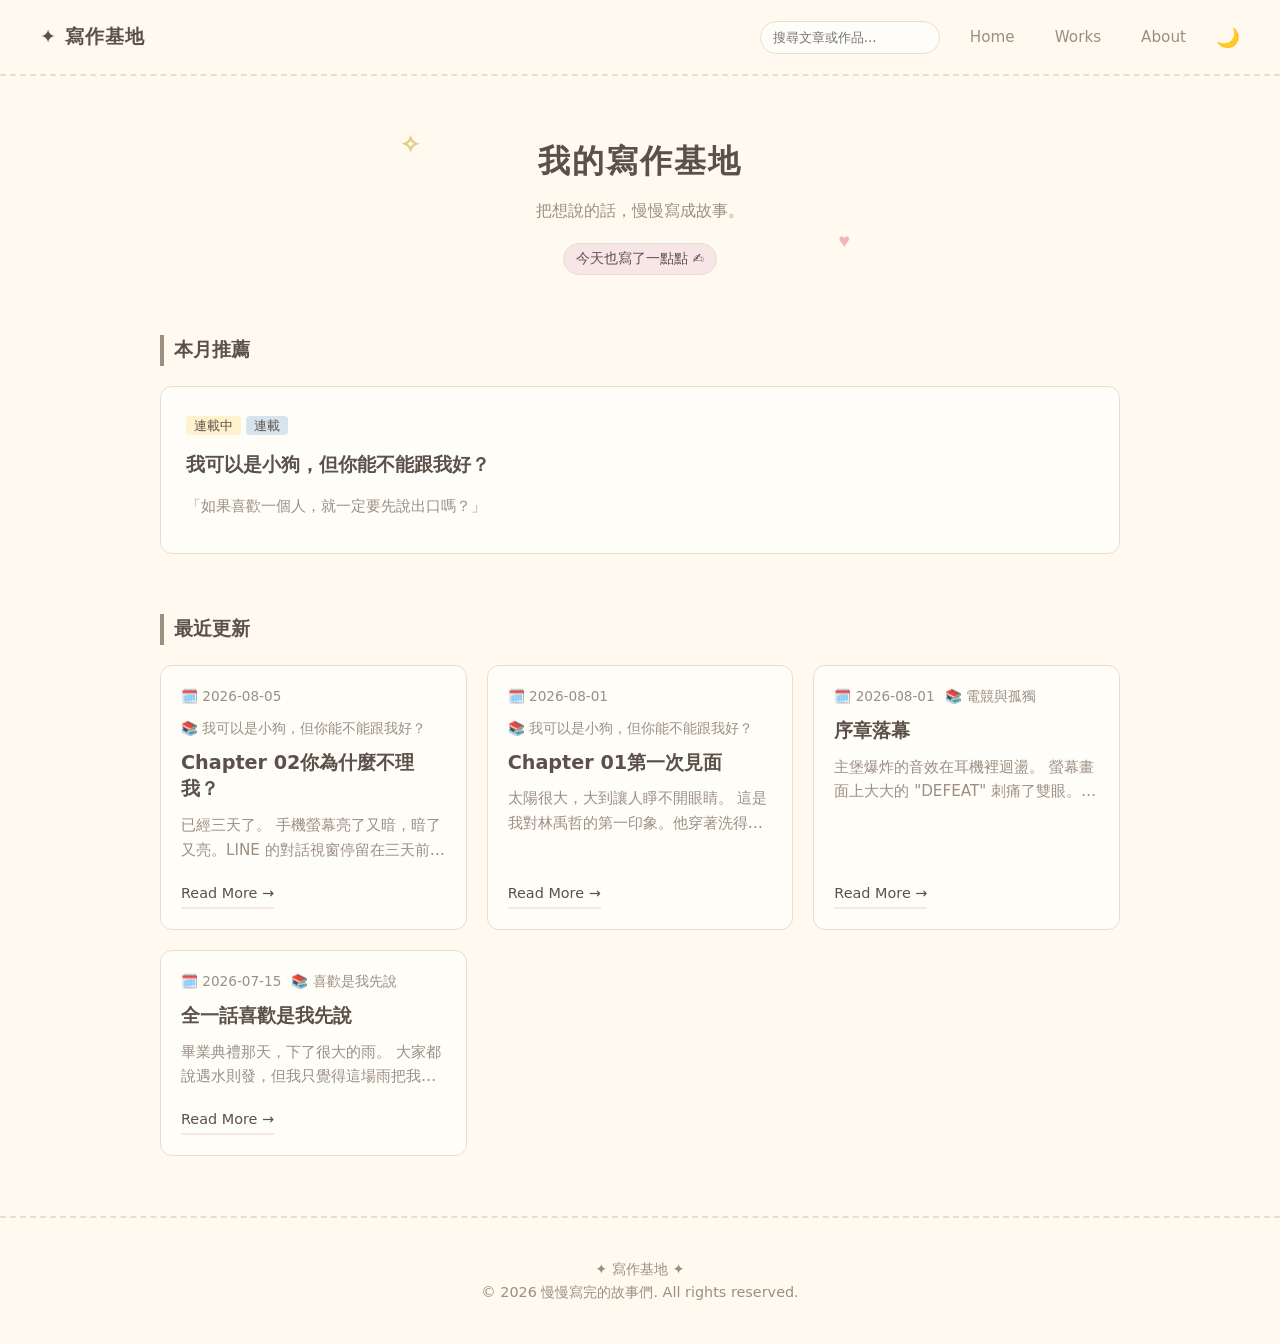
<file: index.html>
<!DOCTYPE html>
<html lang="zh-Hant">
<head>
    <meta charset="UTF-8">
    <meta name="viewport" content="width=device-width, initial-scale=1.0">
    <title>我的寫作基地｜首頁</title>
    <meta name="description" content="把想說的話，慢慢寫成故事。這裡收藏著我的小說與隨筆。">
    <meta property="og:title" content="我的寫作基地">
    <link rel="stylesheet" href="css/style.css">
</head>
<body>
    <nav class="navbar">
        <a href="index.html" class="logo">✦ 寫作基地</a>
        <div class="nav-links">
            <div class="search-box">
                <input type="text" id="searchInput" placeholder="搜尋文章或作品...">
            </div>
            <a href="index.html">Home</a>
            <a href="works.html">Works</a>
            <a href="about.html">About</a>
            <button id="themeToggle" class="theme-btn">🌙</button>
        </div>
    </nav>

    <header class="hero">
        <div class="pixel-decor star-1">✧</div>
        <div class="pixel-decor heart-1">♥</div>
        <h1>我的寫作基地</h1>
        <p>把想說的話，慢慢寫成故事。</p>
        <span class="cute-tag">今天也寫了一點點 ✍️</span>
    </header>

    <main class="container">
        <!-- 推薦作品 -->
        <section id="featured-section" class="section">
            <h2 class="section-title">本月推薦</h2>
            <div id="featured-container"></div>
        </section>

        <!-- 最新文章 -->
        <section class="section">
            <h2 class="section-title">最近更新</h2>
            <div class="cards-grid" id="latest-articles">
                <!-- 由 JS 自動產生 -->
            </div>
        </section>
    </main>

    <footer>
        <p>✦ 寫作基地 ✦</p>
        <p class="copyright">© 2026 慢慢寫完的故事們. All rights reserved.</p>
    </footer>

    <script src="js/data.js"></script>
    <script src="js/main.js"></script>
    <script>document.addEventListener('DOMContentLoaded', initHome);</script>
</body>
</html>
</file>
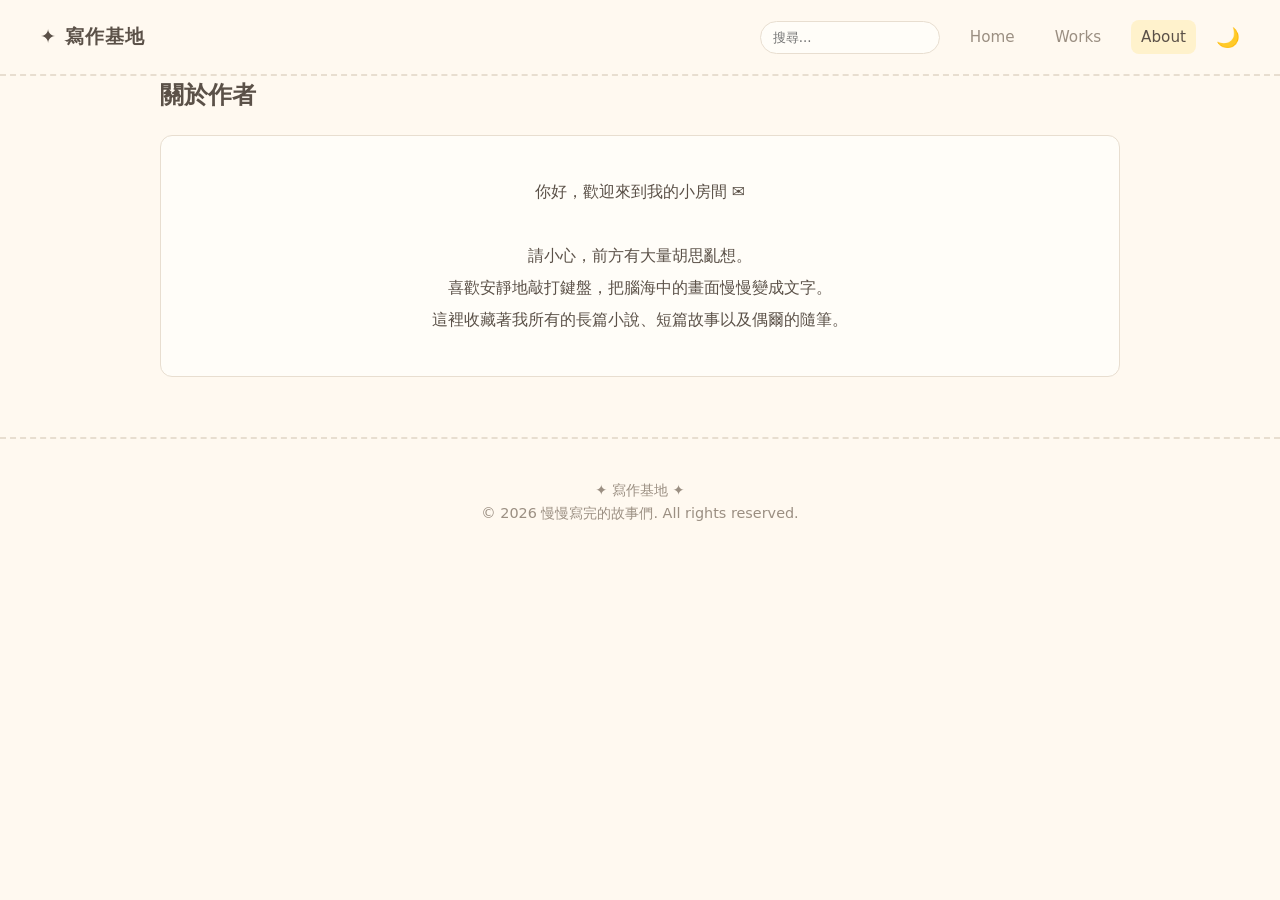
<file: about.html>
<!DOCTYPE html>
<html lang="zh-Hant">
<head>
    <meta charset="UTF-8">
    <meta name="viewport" content="width=device-width, initial-scale=1.0">
    <title>關於我｜我的寫作基地</title>
    <link rel="stylesheet" href="css/style.css">
</head>
<body>
    <nav class="navbar">
        <a href="index.html" class="logo">✦ 寫作基地</a>
        <div class="nav-links">
            <div class="search-box">
                <input type="text" id="searchInput" placeholder="搜尋...">
            </div>
            <a href="index.html">Home</a>
            <a href="works.html">Works</a>
            <a href="about.html" class="active">About</a>
            <button id="themeToggle" class="theme-btn">🌙</button>
        </div>
    </nav>

    <main class="container">
        <section class="about-section">
            <h1>關於作者</h1>
            <div class="about-box">
                <p>你好，歡迎來到我的小房間 ✉️</p>
                <br>
                <p>請小心，前方有大量胡思亂想。<br>
                喜歡安靜地敲打鍵盤，把腦海中的畫面慢慢變成文字。<br>
                這裡收藏著我所有的長篇小說、短篇故事以及偶爾的隨筆。</p>
            </div>
        </section>
    </main>

    <footer>
        <p>✦ 寫作基地 ✦</p>
        <p class="copyright">© 2026 慢慢寫完的故事們. All rights reserved.</p>
    </footer>

    <script src="js/data.js"></script>
    <script src="js/main.js"></script>
</body>
</html>
</file>
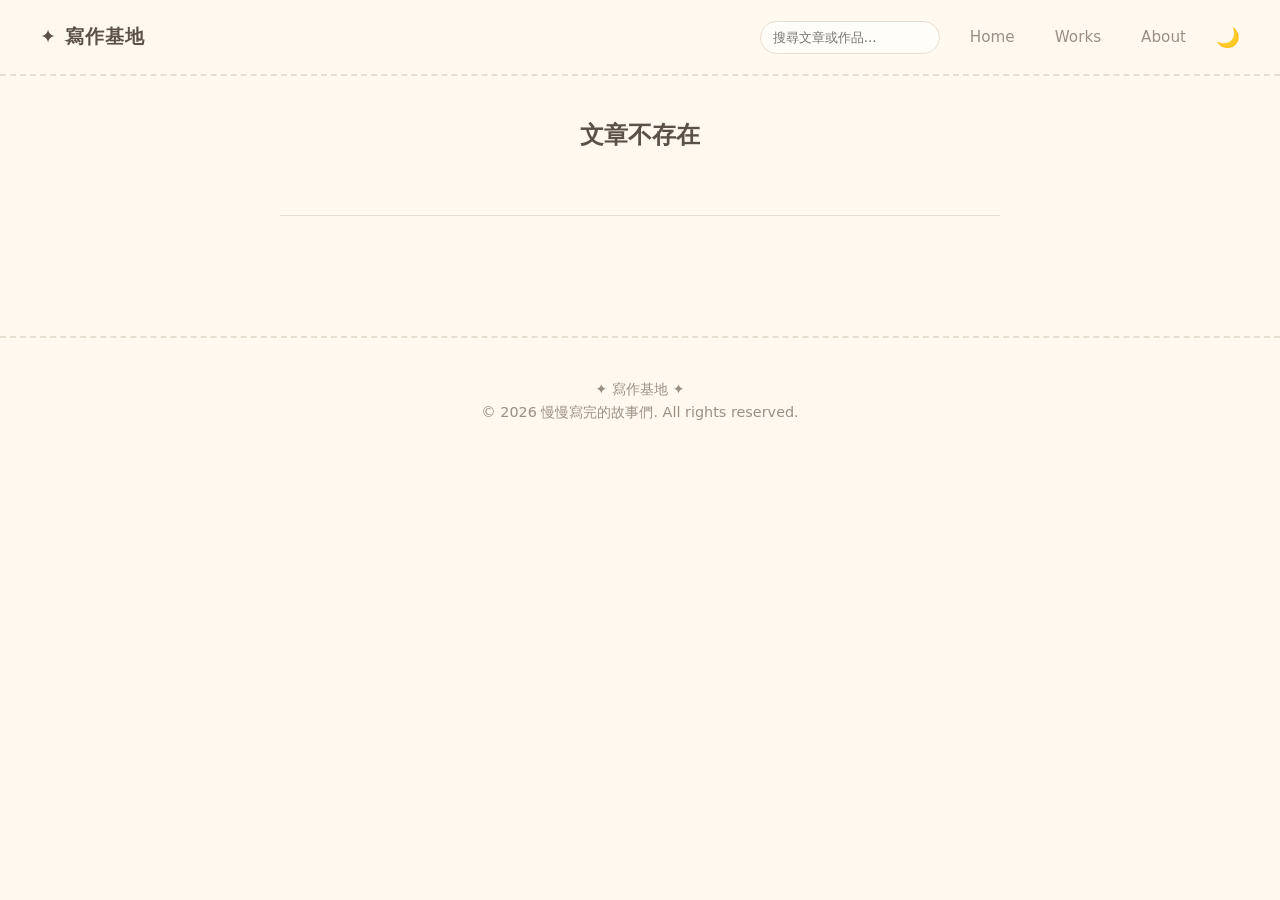
<file: article.html>
<!DOCTYPE html>
<html lang="zh-Hant">
<head>
    <meta charset="UTF-8">
    <meta name="viewport" content="width=device-width, initial-scale=1.0">
    <title>閱讀文章｜我的寫作基地</title>
    <link rel="stylesheet" href="css/style.css">
</head>
<body>
    <nav class="navbar">
        <a href="index.html" class="logo">✦ 寫作基地</a>
        <div class="nav-links">
            <div class="search-box">
                <input type="text" id="searchInput" placeholder="搜尋文章或作品...">
            </div>
            <a href="index.html">Home</a>
            <a href="works.html">Works</a>
            <a href="about.html">About</a>
            <button id="themeToggle" class="theme-btn">🌙</button>
        </div>
    </nav>

    <main class="reading-container">
        <article id="article-content">
            <!-- JS 自動產生 -->
        </article>
        
        <div class="article-nav" id="article-nav">
            <!-- JS 自動產生上一篇/下一篇 -->
        </div>
    </main>

    <footer>
        <p>✦ 寫作基地 ✦</p>
        <p class="copyright">© 2026 慢慢寫完的故事們. All rights reserved.</p>
    </footer>

    <script src="js/data.js"></script>
    <script src="js/main.js"></script>
    <script>document.addEventListener('DOMContentLoaded', initArticle);</script>
</body>
</html>
</file>
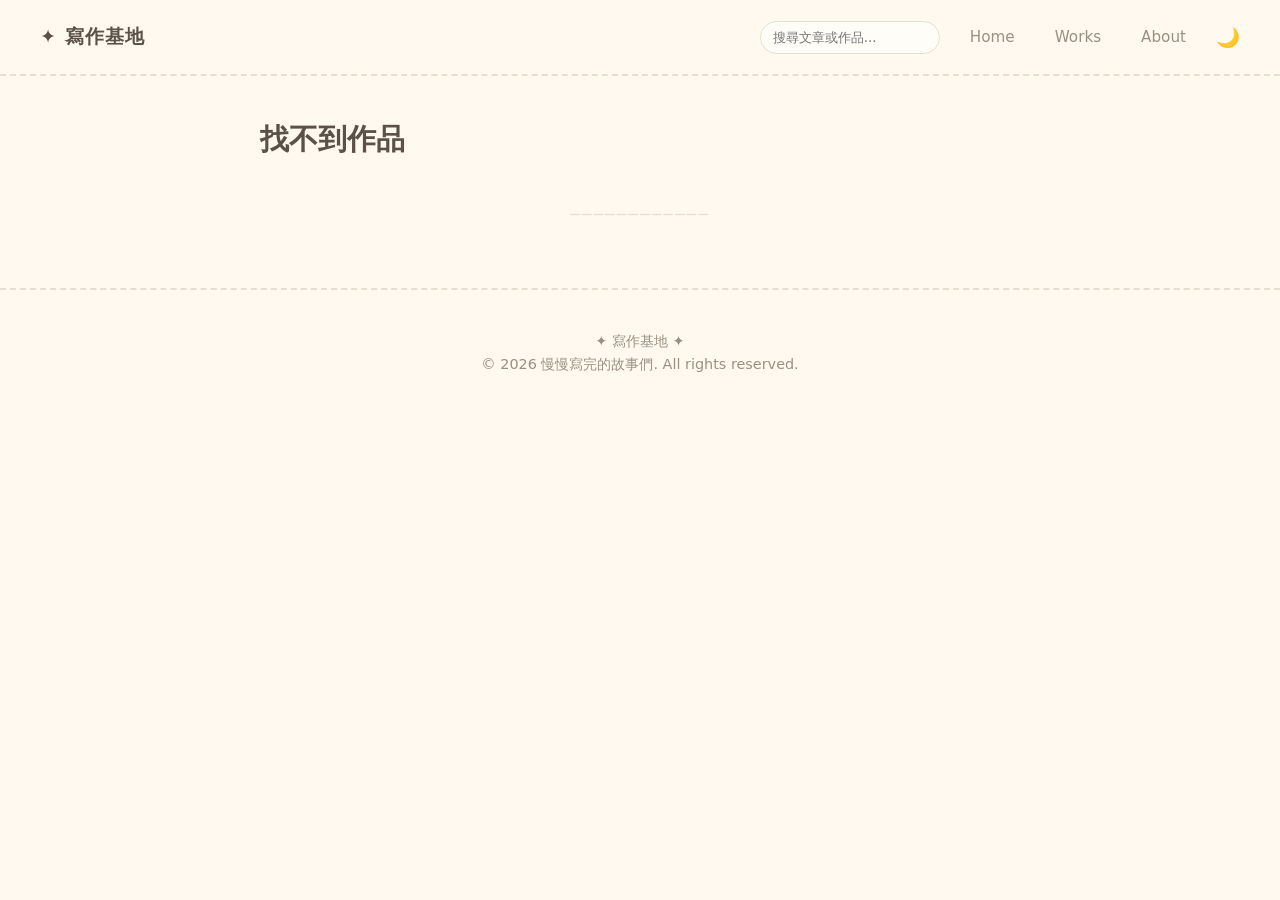
<file: work.html>
<!DOCTYPE html>
<html lang="zh-Hant">
<head>
    <meta charset="UTF-8">
    <meta name="viewport" content="width=device-width, initial-scale=1.0">
    <title>作品詳情｜我的寫作基地</title>
    <link rel="stylesheet" href="css/style.css">
</head>
<body>
    <nav class="navbar">
        <a href="index.html" class="logo">✦ 寫作基地</a>
        <div class="nav-links">
            <div class="search-box">
                <input type="text" id="searchInput" placeholder="搜尋文章或作品...">
            </div>
            <a href="index.html">Home</a>
            <a href="works.html">Works</a>
            <a href="about.html">About</a>
            <button id="themeToggle" class="theme-btn">🌙</button>
        </div>
    </nav>

    <main class="container work-detail-container">
        <div class="work-header" id="work-info">
            <!-- JS 自動產生 -->
        </div>

        <div class="divider">────────────</div>

        <div class="chapter-list" id="chapter-list">
            <!-- JS 自動產生 -->
        </div>
    </main>

    <footer>
        <p>✦ 寫作基地 ✦</p>
        <p class="copyright">© 2026 慢慢寫完的故事們. All rights reserved.</p>
    </footer>

    <script src="js/data.js"></script>
    <script src="js/main.js"></script>
    <script>document.addEventListener('DOMContentLoaded', initWorkDetail);</script>
</body>
</html>
</file>
<file: css/style.css>
/* ==================== 
   CSS Variables & Theme
   ==================== */
:root {
    /* 奶油色系 Light Mode */
    --bg-main: #FFF9F0;
    --bg-card: #FFFDF8;
    --text-main: #5B5148;
    --text-sub: #9B8F82;
    --border-color: #E8DED0;
    --accent-blue: #D6E4EE;
    --accent-pink: #F8E5E5;
    --accent-yellow: #FFF2CC;
    --hover-shadow: rgba(91, 81, 72, 0.08);
    --btn-hover: #E8DED0;
}

[data-theme="dark"] {
    /* 深色模式 Dark Mode */
    --bg-main: #2A2624;
    --bg-card: #383330;
    --text-main: #E8DED0;
    --text-sub: #A89F95;
    --border-color: #5B5148;
    --accent-blue: #4A5C6B;
    --accent-pink: #6B4A4A;
    --accent-yellow: #6B5C3A;
    --hover-shadow: rgba(0, 0, 0, 0.2);
    --btn-hover: #4A433D;
}

/* ==================== 
   Global Styles
   ==================== */
* {
    box-sizing: border-box;
    margin: 0;
    padding: 0;
    transition: background-color 0.3s ease, color 0.3s ease;
}

body {
    font-family: 'Noto Sans TC', 'PingFang TC', 'Microsoft JhengHei', system-ui, sans-serif;
    background-color: var(--bg-main);
    color: var(--text-main);
    line-height: 1.6;
    overflow-x: hidden;
}

a {
    text-decoration: none;
    color: inherit;
}

ul {
    list-style: none;
}

.container {
    max-width: 1000px;
    margin: 0 auto;
    padding: 0 20px;
}

/* ==================== 
   Navbar
   ==================== */
.navbar {
    display: flex;
    justify-content: space-between;
    align-items: center;
    padding: 20px 40px;
    background-color: var(--bg-main);
    position: sticky;
    top: 0;
    z-index: 100;
    border-bottom: 2px dashed var(--border-color);
}

.logo {
    font-weight: bold;
    font-size: 1.2rem;
    letter-spacing: 1px;
}

.nav-links {
    display: flex;
    align-items: center;
    gap: 20px;
}

.nav-links a {
    font-size: 0.95rem;
    color: var(--text-sub);
    padding: 5px 10px;
    border-radius: 8px;
    transition: all 0.2s ease;
}

.nav-links a:hover, .nav-links a.active {
    color: var(--text-main);
    background-color: var(--accent-yellow);
}

.theme-btn {
    background: none;
    border: none;
    cursor: pointer;
    font-size: 1.2rem;
}

/* Search Box */
.search-box input {
    padding: 8px 12px;
    border: 1px solid var(--border-color);
    border-radius: 20px;
    background-color: var(--bg-card);
    color: var(--text-main);
    font-family: inherit;
    outline: none;
    width: 180px;
    transition: width 0.3s;
}
.search-box input:focus {
    width: 220px;
    border-color: var(--text-sub);
}

/* ==================== 
   Hero Section
   ==================== */
.hero {
    text-align: center;
    padding: 60px 20px;
    position: relative;
    max-width: 600px;
    margin: 0 auto;
}

.hero h1 {
    font-size: 2rem;
    margin-bottom: 10px;
    letter-spacing: 2px;
}

.hero p {
    color: var(--text-sub);
    margin-bottom: 20px;
}

.cute-tag {
    display: inline-block;
    background-color: var(--accent-pink);
    padding: 4px 12px;
    border-radius: 20px;
    font-size: 0.85rem;
    color: var(--text-main);
    border: 1px solid var(--border-color);
}

/* Pixel Decorations (Pure CSS / Text) */
.pixel-decor {
    position: absolute;
    font-family: 'Courier New', Courier, monospace;
    font-weight: bold;
    opacity: 0.6;
    animation: float 3s ease-in-out infinite;
}

.star-1 { top: 20%; left: 10%; color: #d4af37; font-size: 1.5rem; }
.heart-1 { bottom: 30%; right: 15%; color: #e68a8a; font-size: 1.2rem; animation-delay: 1s; }

@keyframes float {
    0%, 100% { transform: translateY(0); }
    50% { transform: translateY(-10px); }
}

/* ==================== 
   Sections & Cards
   ==================== */
.section {
    margin-bottom: 60px;
}

.section-title {
    font-size: 1.2rem;
    border-left: 4px solid var(--text-sub);
    padding-left: 10px;
    margin-bottom: 20px;
    display: inline-block;
}

.cards-grid {
    display: grid;
    grid-template-columns: repeat(auto-fill, minmax(300px, 1fr));
    gap: 20px;
}

.card {
    background-color: var(--bg-card);
    border: 1px solid var(--border-color);
    border-radius: 12px;
    padding: 20px;
    display: flex;
    flex-direction: column;
    gap: 10px;
    transition: transform 0.2s ease, box-shadow 0.2s ease;
    cursor: pointer;
}

.card:hover {
    transform: translateY(-4px);
    box-shadow: 0 8px 16px var(--hover-shadow);
}

.card-meta {
    font-size: 0.85rem;
    color: var(--text-sub);
    display: flex;
    gap: 10px;
    flex-wrap: wrap;
}

.card-title {
    font-size: 1.2rem;
    font-weight: bold;
    line-height: 1.4;
}

.card-desc {
    font-size: 0.95rem;
    color: var(--text-sub);
    display: -webkit-box;
    -webkit-line-clamp: 2;
    -webkit-box-orient: vertical;
    overflow: hidden;
    margin-bottom: 10px;
}

.tag {
    background-color: var(--accent-blue);
    padding: 2px 8px;
    border-radius: 4px;
    font-size: 0.8rem;
}
.tag.status { background-color: var(--accent-yellow); }

.card-btn {
    margin-top: auto;
    align-self: flex-start;
    font-size: 0.9rem;
    color: var(--text-main);
    border-bottom: 2px solid var(--accent-pink);
    padding-bottom: 2px;
}

/* ==================== 
   Works Page & Categories
   ==================== */
.page-header {
    text-align: center;
    padding: 40px 0;
}

.categories-filter {
    display: flex;
    justify-content: center;
    gap: 15px;
    margin-top: 20px;
    flex-wrap: wrap;
}

.cat-btn {
    background-color: var(--bg-card);
    border: 1px solid var(--border-color);
    padding: 8px 16px;
    border-radius: 20px;
    cursor: pointer;
    color: var(--text-main);
    transition: all 0.2s;
}

.cat-btn:hover, .cat-btn.active {
    background-color: var(--text-main);
    color: var(--bg-main);
}

.works-list {
    display: flex;
    flex-direction: column;
    gap: 20px;
}

.work-row {
    background-color: var(--bg-card);
    border: 1px solid var(--border-color);
    border-radius: 12px;
    padding: 25px;
    display: flex;
    flex-direction: column;
    gap: 15px;
    transition: transform 0.2s ease;
}

.work-row:hover {
    transform: translateX(5px);
    border-color: var(--text-sub);
}

/* ==================== 
   Work Detail Page
   ==================== */
.work-detail-container {
    max-width: 800px;
    padding-top: 40px;
}

.work-header h1 {
    font-size: 1.8rem;
    margin-bottom: 15px;
}

.work-desc {
    margin: 20px 0;
    color: var(--text-sub);
    line-height: 1.8;
}

.divider {
    text-align: center;
    color: var(--border-color);
    letter-spacing: 2px;
    margin: 40px 0;
}

.chapter-item {
    display: flex;
    justify-content: space-between;
    padding: 15px 20px;
    border-bottom: 1px dashed var(--border-color);
    transition: background-color 0.2s;
}

.chapter-item:hover {
    background-color: var(--bg-card);
    border-radius: 8px;
    border-bottom: 1px solid transparent;
}

/* ==================== 
   Article Reading Page (Core)
   ==================== */
.reading-container {
    max-width: 760px; /* 控制舒服的閱讀寬度 */
    margin: 0 auto;
    padding: 40px 20px;
}

.article-header {
    text-align: center;
    margin-bottom: 40px;
}

.article-header h1 {
    font-size: 1.8rem;
    margin-bottom: 15px;
    font-family: 'Noto Serif TC', serif; /* 小說標題適合明體 */
}

.article-meta {
    color: var(--text-sub);
    font-size: 0.9rem;
}

.article-body {
    font-family: 'Noto Serif TC', 'PingFang TC', serif; /* 正文推薦明體，閱讀小說更有感 */
    font-size: 18px;
    line-height: 2.1; /* 充足行距 */
    color: var(--text-main);
    letter-spacing: 0.05em;
}

.article-body p {
    margin-bottom: 2em; /* 段落間距明顯 */
    text-indent: 2em; /* 中文首行縮排 */
}

.article-nav {
    display: flex;
    justify-content: space-between;
    margin-top: 60px;
    padding-top: 20px;
    border-top: 1px solid var(--border-color);
}

.nav-btn {
    padding: 10px 20px;
    border: 1px solid var(--border-color);
    border-radius: 8px;
    background-color: var(--bg-card);
    color: var(--text-main);
    transition: all 0.2s;
}

.nav-btn:hover:not(:disabled) {
    background-color: var(--btn-hover);
}

.nav-btn:disabled {
    opacity: 0.3;
    cursor: not-allowed;
}

.back-btn {
    background: none;
    border: none;
    color: var(--text-sub);
    text-decoration: underline;
    text-underline-offset: 4px;
    cursor: pointer;
}

/* ==================== 
   About Page
   ==================== */
.about-box {
    background-color: var(--bg-card);
    border: 1px solid var(--border-color);
    border-radius: 12px;
    padding: 40px;
    text-align: center;
    line-height: 2;
    margin-top: 20px;
}

/* ==================== 
   Footer
   ==================== */
footer {
    text-align: center;
    padding: 40px 20px;
    margin-top: 60px;
    border-top: 2px dashed var(--border-color);
    color: var(--text-sub);
    font-size: 0.9rem;
}

/* ==================== 
   RWD Mobile Adjustments
   ==================== */
@media (max-width: 768px) {
    .navbar {
        flex-direction: column;
        padding: 15px;
        gap: 15px;
    }
    
    .nav-links {
        flex-wrap: wrap;
        justify-content: center;
        width: 100%;
    }
    
    .search-box input {
        width: 100%;
    }
    
    .search-box input:focus {
        width: 100%;
    }

    .hero {
        padding: 40px 20px;
    }
    
    .article-body {
        font-size: 17px;
        line-height: 1.9;
    }
    
    .article-body p {
        margin-bottom: 1.5em;
    }
    
    .article-nav {
        flex-direction: column;
        gap: 15px;
        text-align: center;
    }
}
.search-result-count {
  margin: -12px 0 20px;
  color: var(--muted);
  font-size: 12px;
}

.search-empty {
  min-height: 260px;
  display: flex;
  flex-direction: column;
  align-items: center;
  justify-content: center;
}

.empty-icon {
  font-family: monospace;
  font-size: 38px;
  margin-bottom: 8px;
}

.search-empty strong {
  font-size: 18px;
}

.search-empty p {
  color: var(--muted);
  font-size: 13px;
  margin: 4px 0 18px;
}

.search-empty .button {
  border: 0;
}

.latest-info {
  color: var(--muted);
  font-size: 12px;
  margin: 0 0 12px;
}

.latest-info strong {
  color: var(--text);
  font-weight: 600;
}

mark {
  background: #f3df9d;
  color: inherit;
  padding: 0 2px;
  border-radius: 2px;
}

body.dark mark {
  background: #77663a;
}
</file>
